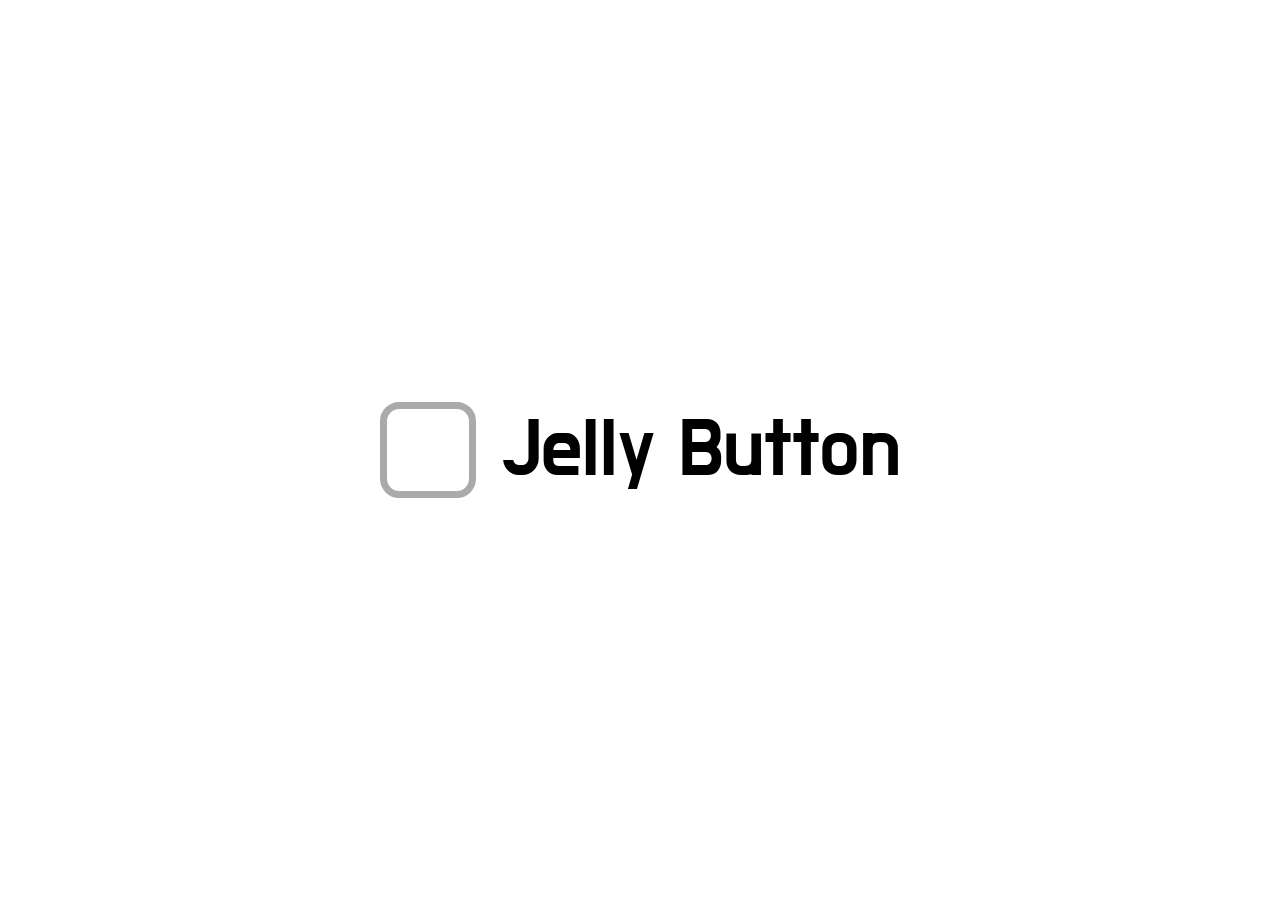
<file: Jelly_Button/index.html>
<!DOCTYPE html>
<html lang="en">
<head>
    <link href='https://fonts.googleapis.com/css2?family=Do+Hyeon&display=swap' rel='stylesheet'>
    <meta charset="UTF-8">
    <meta http-equiv="X-UA-Compatible" content="IE=edge">
    <meta name="viewport" content="width=device-width, initial-scale=1.0">
    <title>Document</title>
    <link rel="stylesheet" href="style.css">
</head>
<body>
    <input id="switch"type="checkbox">

    <div class="container">
        <label for="switch" class="checkbox">
            <span class="icon"></span>
            <span class="text">Jelly Button</span>
        </label>
    </div>
</body>
</html>
</file>
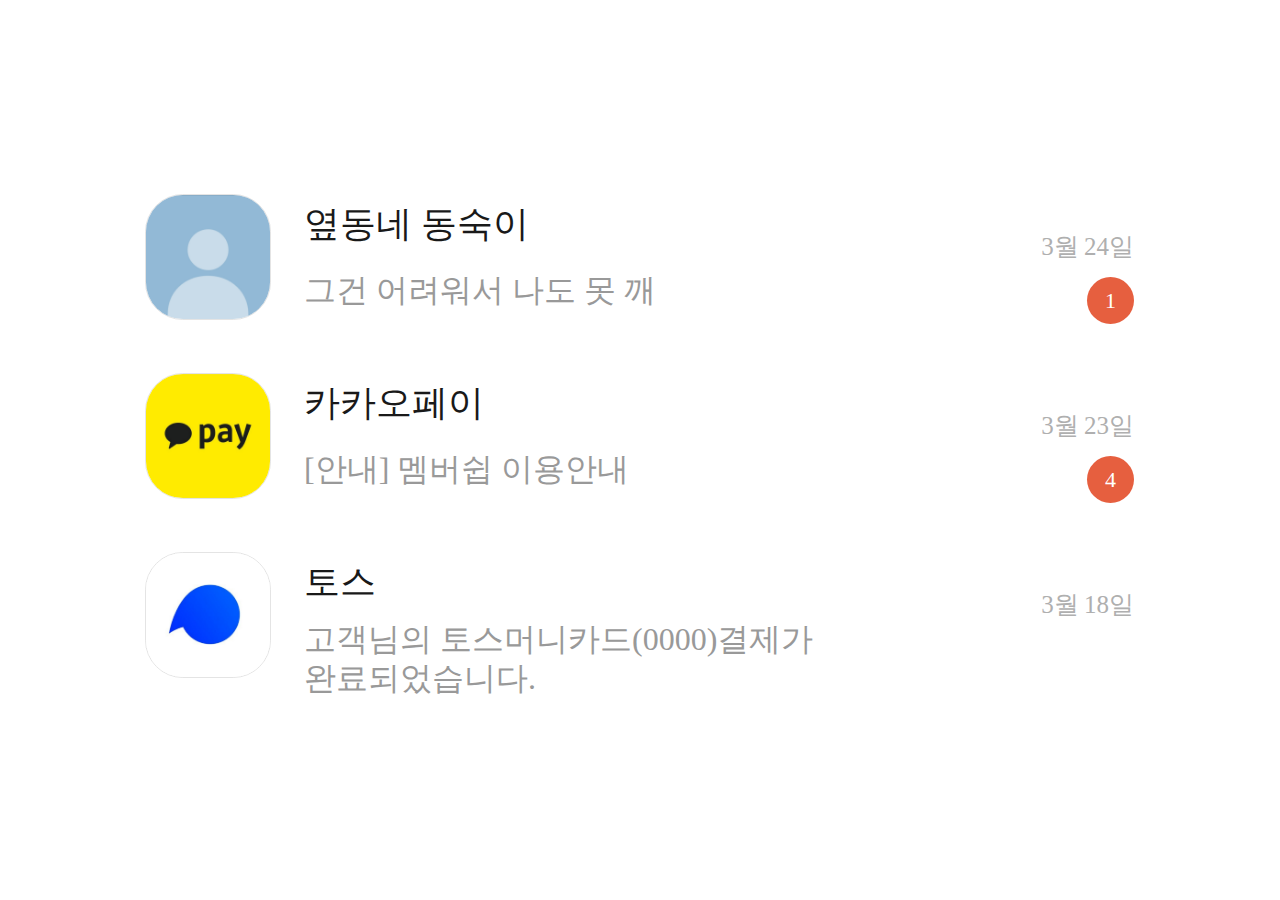
<file: KakaoTalk Create Chat List Object/index.html>
<!DOCTYPE html>
<html lang="en">
<head>
    <meta charset="UTF-8">
    <meta http-equiv="X-UA-Compatible" content="IE=edge">
    <meta name="viewport" content="width=device-width, initial-scale=1.0">
    <title>Document</title>
    <link rel="stylesheet" href="style.css">
</head>
<body>

    <!-- <div class="container">
        <div class="icon">
            <img src="samsung profile img.jpg" alt="profile_img">
        </div>
        <div class="white_space"></div>
        <div class="contents">
            <header>삼성전자서비스</header>
            <div class="flex_box">
<p class="message">안녕하십니까?
03월 18일 고객님의 스마트폰 제품을 점검한 모바일천안센터 이성중 엔지니어입니다.
수리 후 제품은 잘 사용하고 계시는지 안부 연락 드렸습니다.
고객님께 보다 나은 서비스를 제공할 수 있도록 더욱 노력하겠습니다.
추가 문의사항이 있으시면 아래 전화 또는 홈페이지를 통해연락 주시기 바랍니다.
▶ 전화 : 1588-3366
▶홈페이지 : www.3366.co.kr
</p>
            </div>
        </div>
        <div class="white_space"></div>
        <div class="etc">
            <span class="date_time">3월 23일</span>
            <div class="alert">1</div>
        </div>
    </div> -->

    <script src="script.js"></script>
</body>
</html>
</file>
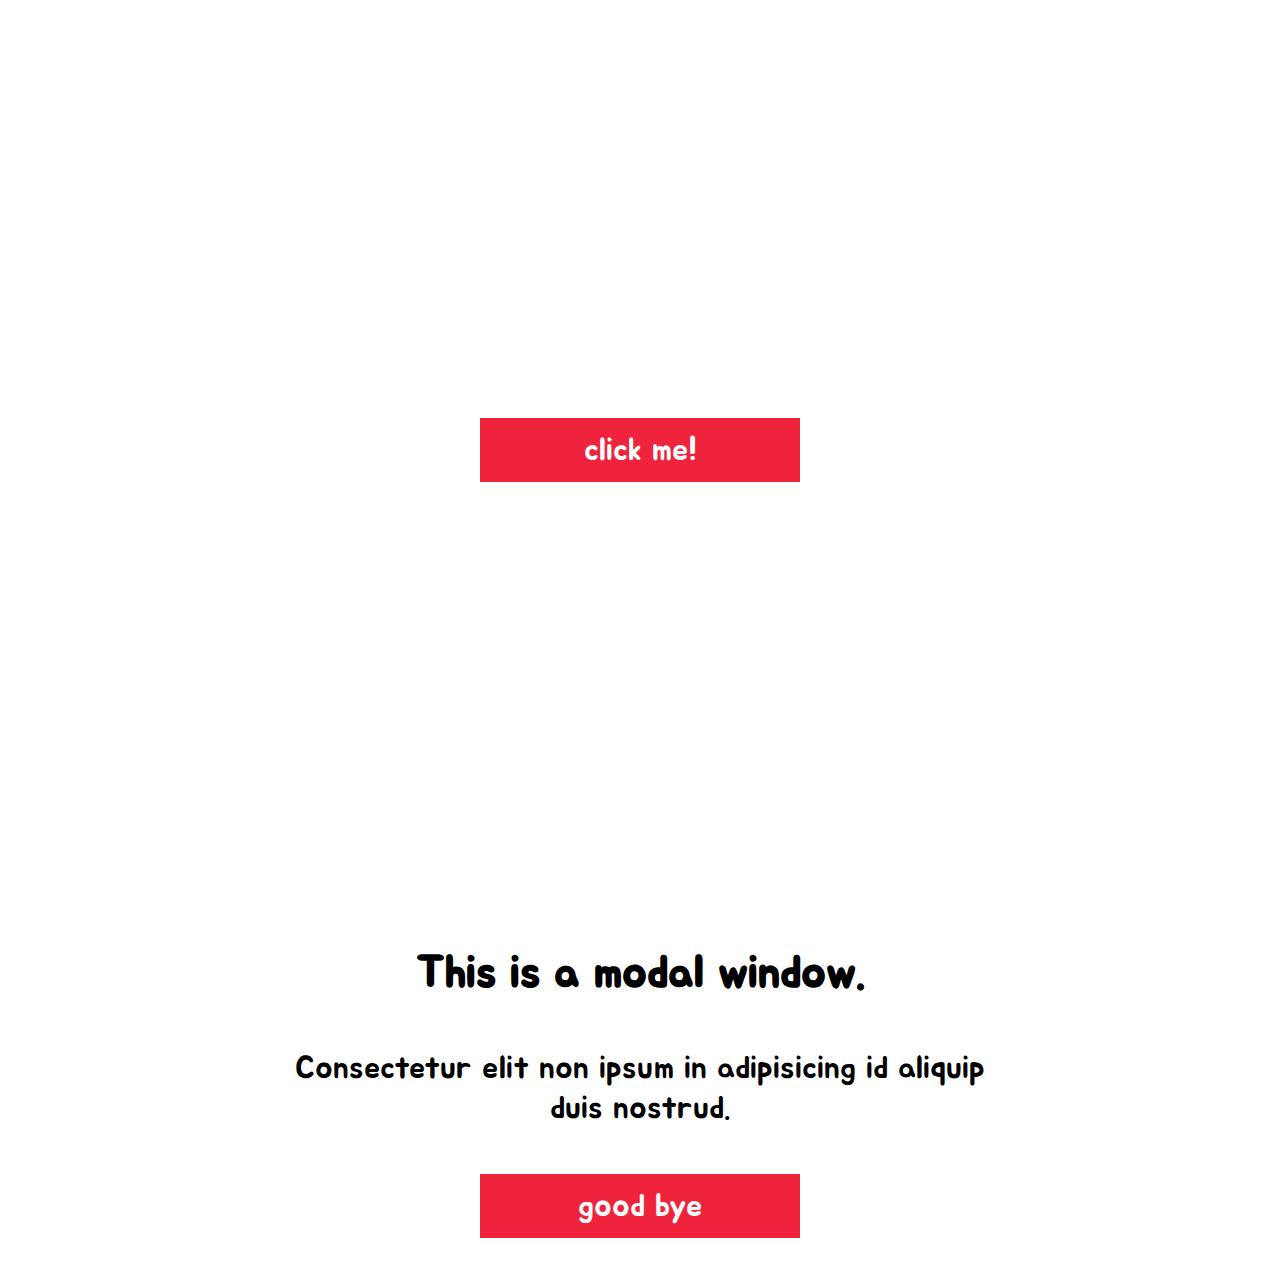
<file: modal_window/index.html>
<!DOCTYPE html>
<html lang="en">
<head>
    <link rel="preconnect" href="https://fonts.gstatic.com">
<link href="https://fonts.googleapis.com/css2?family=Jua&display=swap" rel="stylesheet">
    <meta charset="UTF-8">
    <meta name="viewport" content="width=device-width, initial-scale=1.0">
    <title>Document</title>
    <link rel="stylesheet" href="style.css">
</head>
<body>
    <script>
    </script>

    <input type="checkbox" id="modal_switch">
    <label for="modal_switch">click me!</label>

    <div class="modal_bundle">
        <div class="modal_window">
                <div class="title">This is a modal window.</div>
                <div class="content">Consectetur elit non ipsum in adipisicing id aliquip duis nostrud.</div>
                
                <label for="modal_switch">good bye</label>
        </div>
        <label class="dark_curtain" for="modal_switch"></label>
    </div>
</body>
</html>
</file>
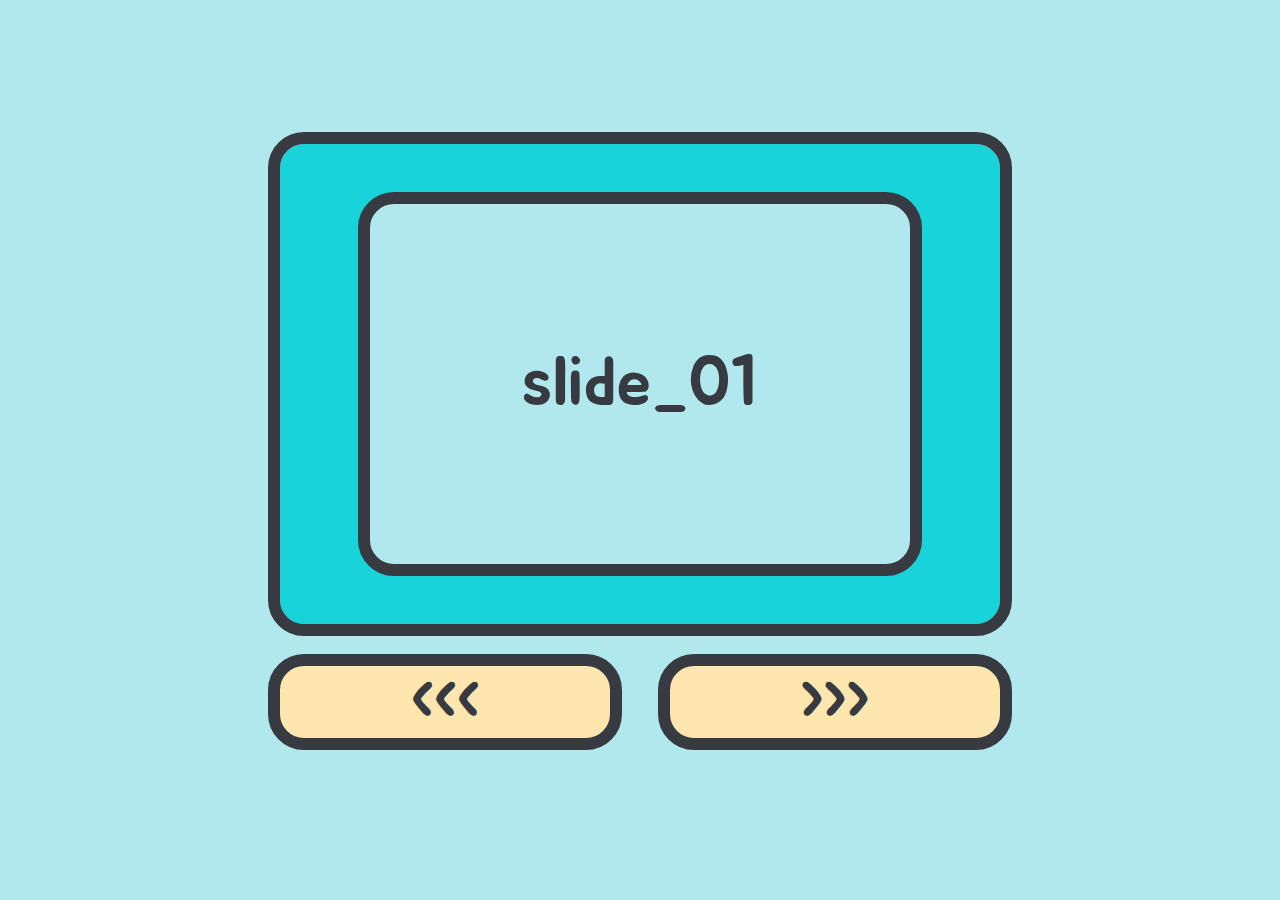
<file: slider_example/index.html>
<!DOCTYPE html>
<html lang="ko">
<head>
    <link href="https://fonts.googleapis.com/css2?family=Jua&display=swap" rel="stylesheet">
    <meta charset="UTF-8">
    <meta name="viewport" content="width=device-width, initial-scale=1.0">
    <title>Document</title>
    <link rel="stylesheet" href="style.css">
</head>
<body>
    <script>
    </script>
    
    <input type="radio" name="toggle" id="toggle_01" checked>
    <input type="radio" name="toggle" id="toggle_02">
    <input type="radio" name="toggle" id="toggle_03">

    <div class="frame">
        <div class="reset">
            <div class="flex">
                <div class="white_space">
                    <div class="slide">
                        slide_01
                    </div>
                </div>
                <div class="white_space">
                    <div class="slide">
                        slide_02
                    </div>
                </div>
                <div class="white_space">
                    <div class="slide">
                        slide_03
                    </div>
                </div>
            </div>
        </div>
    </div>

    <div class="button_layout">
        <label for="toggle_03" class="btn btn_01 left"><<<</label>
        <label for="toggle_02" class="btn btn_02 right">>>></label>
        <label for="toggle_01" class="btn btn_03 left"><<<</label>
        <label for="toggle_03" class="btn btn_04 right">>>></label>
        <label for="toggle_02" class="btn btn_05 left"><<<</label>
        <label for="toggle_01" class="btn btn_06 right">>>></label>
    </div>
</body>
</html>
</file>
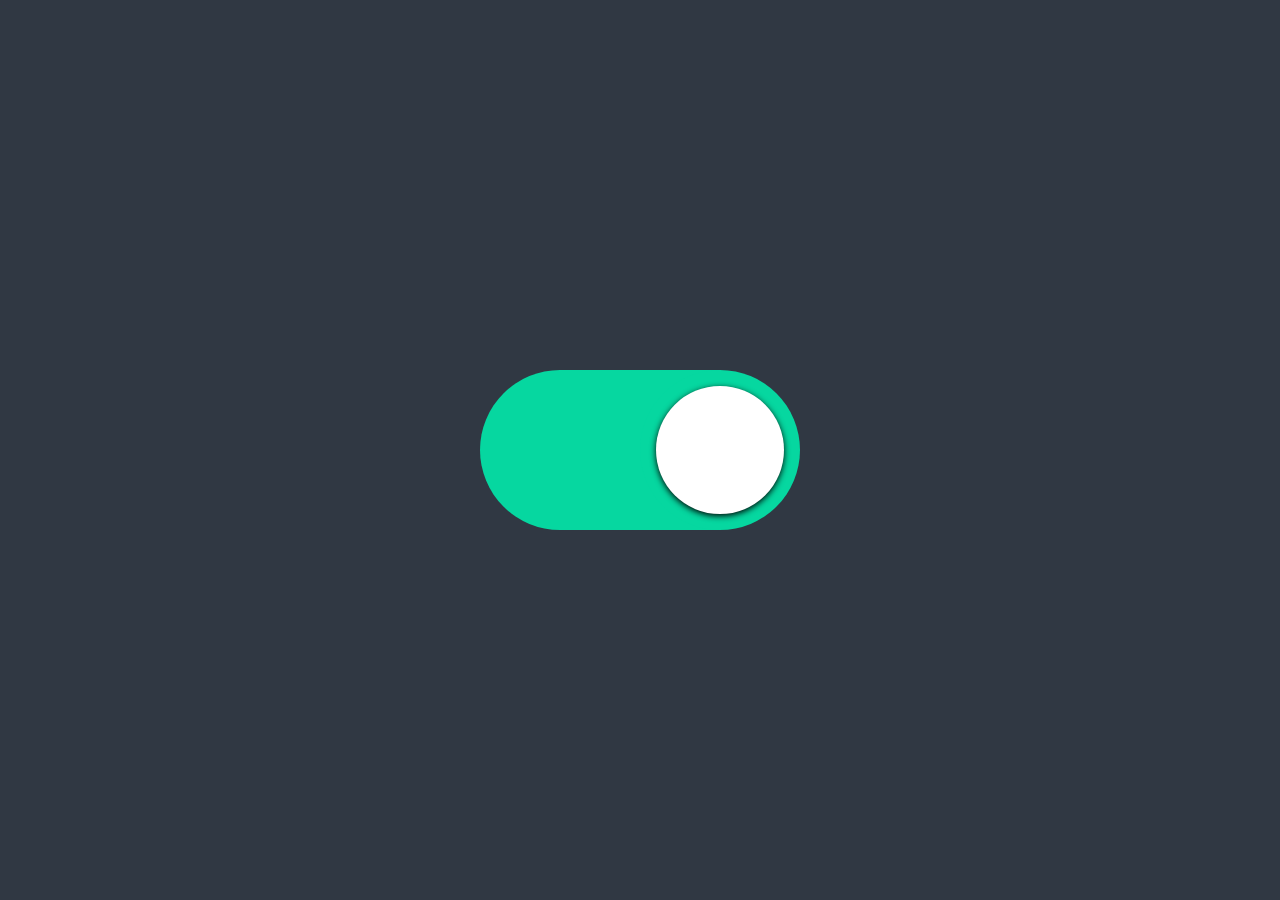
<file: toggle_button/index.html>
<!DOCTYPE html>
<html lang="en">
<head>
    <meta charset="UTF-8">
    <meta name="viewport" content="width=device-width, initial-scale=1.0">
    <title>Document</title>
    <link rel="stylesheet" href="style.css">
</head>
<body>
    <input type="checkbox" name="" id="toggle_switch" checked>

        <label for="toggle_switch" class="toggle_btn left"></label>
        <label for="toggle_switch" class="toggle_btn center">
            <label for="toggle_switch" class="dot"></label>
        </label>
        <label for="toggle_switch" class="toggle_btn right"></label>

</body>
</html>
</file>
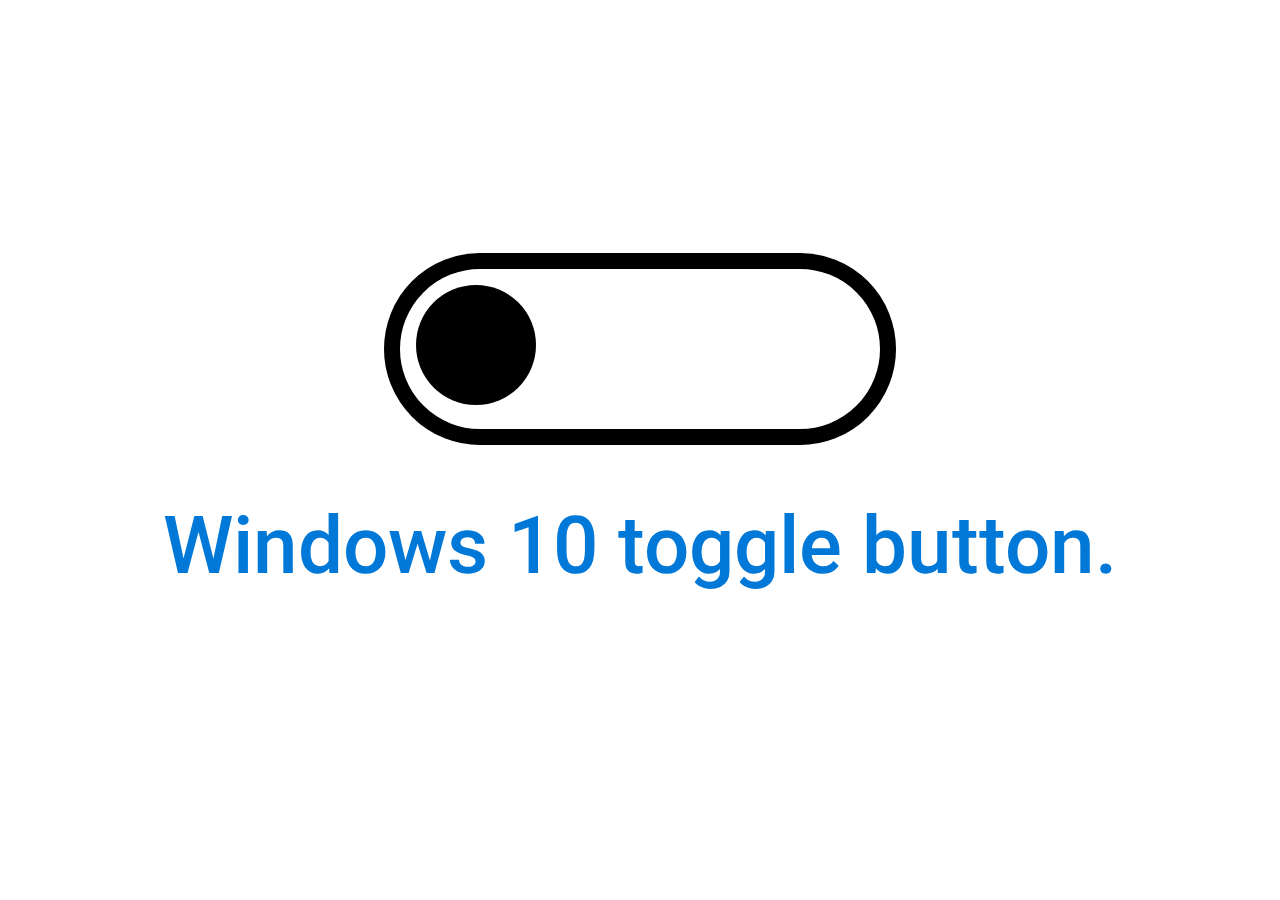
<file: windows10_toggle/index.html>
<!DOCTYPE html>
<html lang="en">
<head>
    <link href="https://fonts.googleapis.com/css2?family=Roboto:wght@500;700&display=swap" rel="stylesheet">
    <meta charset="UTF-8">
    <meta name="viewport" content="width=device-width, initial-scale=1.0">
    <title>Document</title>
    <link rel="stylesheet" href="style.css">
</head>
<body>
    <input type="checkbox" id="toggle">
    <label for="toggle">
        <div class="dot"></div>
    </label>
    <h1>Windows 10 toggle button.</h1>
</body>
</html>
</file>
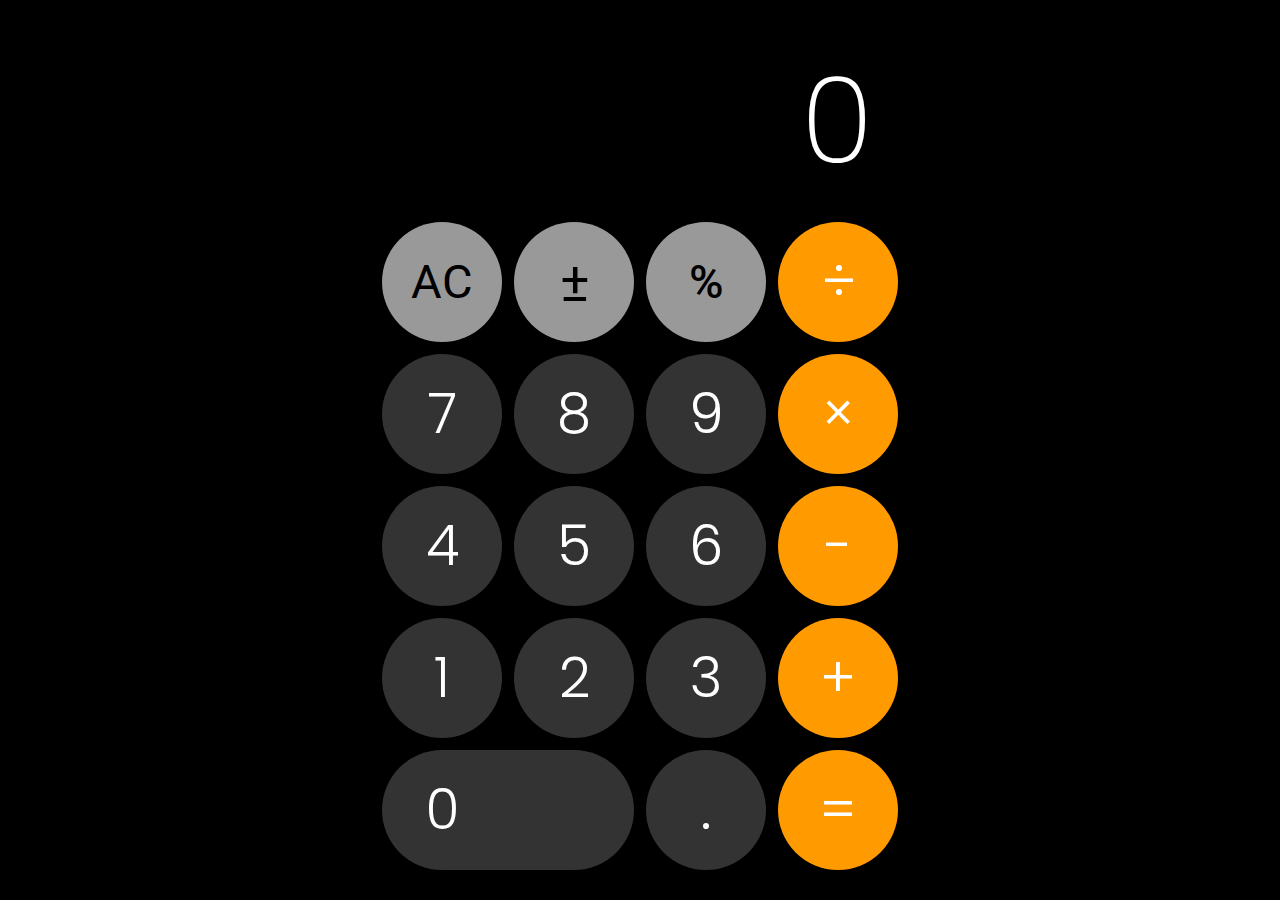
<file: ios calculator/calculator.html>
<!-- 
    참조 :: https://www.youtube.com/watch?v=BuZtAqk5LIY&t=203s
 -->
 <!DOCTYPE html>
 <html lang="en">
 <head>
    <link rel="preconnect" href="https://fonts.gstatic.com">
    <link href="https://fonts.googleapis.com/css2?family=Poppins:wght@200;300;400&display=swap" rel="stylesheet">   
    <link href="https://fonts.googleapis.com/css2?family=Roboto:wght@400;500&display=swap" rel="stylesheet">
     <meta charset="UTF-8">
     <meta name="viewport" content="width=device-width, initial-scale=1.0">
     <title>Document</title>
     <link rel="stylesheet" href="style.css">
 </head>
 <body>
     <div class="container">
         <div class="calculator">
             <!-- row_01 -->
             <div id = "value">0</div>

             <!-- row_02 -->
             <div class="span light_bg small_typo">AC</div>
             <div class="span light_bg">±</div>
             <div class="span light_bg small_typo bold_typo">%</div>
             <div class="span yello_bg">÷</div>

             <!-- row_03 -->
             <div class="span">7</div>
             <div class="span">8</div>
             <div class="span">9</div>
             <div class="span yello_bg">×</div>

             <!-- row_04 -->
             <div class="span">4</div>
             <div class="span">5</div>
             <div class="span">6</div>
             <div class="span yello_bg">-</div>

             <!-- row_05 -->
             <div id = "one" class="span">1</div>
             <div class="span">2</div>
             <div class="span">3</div>
             <div id = "plus" class="span yello_bg">+</div>

             <!-- row_06 -->
             <div class="span zero">0</div>
             <div class="span">.</div>
             <div id = "equal" class="span yello_bg">=</div>
         </div>
     </div>
     <script src="script.js"></script>
 </body>
 </html>
</file>
<file: Jelly_Button/style.css>
*{font-family: 'Do Hyeon', sans-serif;}
html{ font-size: 4.8px;}
body{
    margin: 0;
    height: 100vh;
    display: flex;
    justify-content: center;
    align-items: center;
    overflow: hidden;
}
.container{
    display: flex;
    flex-direction: column;
}
input{
    display: none;
}
.text{
    font-size: 17rem;
    margin-left: 5rem;
}
.checkbox span{
    display: inline-block;
    vertical-align: middle;
    cursor: pointer;
    margin: 2.5rem;
}
.icon{
    position: relative; 
    width: 17rem;
    height: 17rem;
    border: 1.6rem solid #aaa;
    border-radius: 4rem;
    transition: background 0.3s ease;
}

input:checked ~ .container > .checkbox > .icon {
    border-color: transparent;
    background-color: #ff1616;
    animation: jelly 0.6s ease;
}

.icon::after{
    content: '';
    position: absolute;
    width: 5rem;
    height: 11rem;
    border: 2rem solid #ffffff;
    border-top: 0;
    border-left: 0;
    top: 1rem;
    left: 5rem;
    transition: all .6s ease;
    transform: rotate(45deg) scale(1);
    opacity: 0;
}
input:checked ~ .container > .checkbox > .icon::after {
    opacity: 1; 
}

@keyframes jelly{
    from{ transform: scale(1,1);}
    30%{ transform: scale(1.25,0.75 );}
    40%{ transform: scale(0.75,1.25);}
    50%{ transform: scale(1.15,0.85);}
    65%{ transform: scale(0.85,1.15);}
    75%{ transform: scale(1.05,0.95);}
    to{ transform: scale(0.95,1.05);}
}
</file>
<file: KakaoTalk Create Chat List Object/style.css>
*{
    margin: 0px;
    padding: 0px;
    box-sizing: border-box;
}
body{
    height: 100vh;
    display: flex;
    flex-direction: column;
    justify-content: center;
    align-items: center;
    background-color: #ffffff;
}
.container{
    width: 1080px;
    height: 179px;
    padding: 12px 45px 20px 45px;
    display: grid;
    grid-template-columns: 126px 33px 600px 130px 100px;
    grid-template-rows: 147px;
    background-color: #ffffff;
    cursor: pointer;
}
.icon > img{
    width: 126px;
    height: 126px;
    border: 1px solid #e4e4e4;
    border-radius: 30%;
}
.contents > header{
    margin-top: 12px;
    font-size: 36px;
    line-height: 36px;
    color: #191919;
}
.contents > .flex_box{
    margin-top: 20px;
    display: flex;
    height: 79px;
    flex-direction: column;
    justify-content: center;
}
.contents > .flex_box > .message{
    font-size: 32px;
    line-height: 39.5px;
    overflow: hidden;
    color: #999999;
    /* white-space: nowrap;
    text-overflow: ellipsis; */
    word-break: keep-all;
}
.etc{
    text-align: right;
}
.etc > .date_time{
    display: inline-block;
    margin-top: 40px;
    font-size: 25px;
    line-height: 25px;
    color: #afafaf;
    letter-spacing: px;
    word-spacing: -1px;
}
.alert{
    display: inline-block;
    margin-top: 18px;
    width: 47px;
    height: 47px;
    line-height: 47px;
    background-color: #e65f3f;
    border-radius: 50%;
    color: #fff;
    text-align: center;
    font-size: 22px;
}
</file>
<file: modal_window/style.css>
*{
    font-family: 'Jua', sans-serif;
    font-size: 32px;
}
body{
    position: relative;
    display: flex;
    justify-content: center;
    align-items: center;
    margin: 0;
    height: 100vh;
    overflow: hidden;
}
input{
    display: none;
}
/* 박스형태 공통 */
label:not(.dark_curtain) , .modal_window{
    text-align: center;
}
/* 버튼형 라벨 */
label:not(.dark_curtain){
    background-color: #ef233c;
    color: #fff;
    width: 10rem;
    height: 2rem;
    line-height: 2rem;
    display: block;

}
/* 모달 번들 가운데 정렬 */
.modal_bundle{
    position: absolute;
    width: 0;
    height: 0;
}

/* 모달 윈도우 */
.modal_window{
    /* 위치 */
    position: absolute;
    width: 24rem;
    height: 12rem;
    background-color: #fff;
    transform: translate(-50% , -50%);
    z-index: 3;

    /* 초기상태 */
    margin-top: calc(50vh + 6rem);

    /* 내부요소정렬 */
    display: flex;
    flex-direction: column;
    justify-content: space-evenly;
    align-items: center;
}
.modal_window > .title{
    font-size: 1.4rem;
    font-weight: 600;
}
.modal_window > .content{
    margin : 0 1rem;
}
/* 클릭 시 , 위로 올라오게 */
#modal_switch:checked  ~ .modal_bundle > .modal_window{
    margin-top: 0;
}

/* 암막 */
.dark_curtain{
    position: absolute;
    display: block;
    width: 100vw;
    height: 100vh;
    transform: translate(-50% , -50%);
    opacity: 0;
    background-color: #000;
    z-index: -1;
}
#modal_switch:checked ~ .modal_bundle > .dark_curtain{
    opacity: 0.5;
    z-index: 2;
}
/* 트랜지션 */
.modal_window , .dark_curtain{
    transition: all .35s;
}
</file>
<file: slider_example/style.css>
html{
    display: flex;
    justify-content: center;
    align-items: center;
    width: 100vw;
    height: 100vh;
    background-color: #b1e8ed;
}
body{
    margin: 0;
    overflow: hidden;
}
input{
    display: none;
}
.frame{
    position: relative;
    width: 720px;
    height: 480px;
    border: 12px solid #373a40;
    border-radius: 36px;
    overflow: hidden;
}
.reset{
    position: relative;
    z-index: -1;
    /* margin-top: 100%; */
}
.flex{
    position: absolute;
    display: flex;
    top: 0;
    left: 0px;
    transition: all .35s;
    background-color: #19d3da;
}
input[id="toggle_01"]:checked ~ .frame > .reset > .flex{ left: calc(-0*720px - 0*24px); }
input[id="toggle_02"]:checked ~ .frame > .reset > .flex{ left: calc(-1*720px - 1*24px); }
input[id="toggle_03"]:checked ~ .frame > .reset > .flex{ left: calc(-2*720px - 2*24px); }

input[id="seperate"]:checked ~ .frame > .reset > .flex{ top: 720px; }

.white_space{
    position: relative;
    width: 720px;
    height: 480px;
    margin-right: 24px;
}
.slide{
    position: absolute;
    top : 50%;
    left:50%;
    transform: translate(-50% , -50%);
    width: 540px;
    height: 360px;
    background-color: #b1e8ed;
    color: #373a40;
    border: 12px solid #373a40;
    border-radius: 36px;
    text-align: center;
    line-height: 360px;
    font-family: 'Jua', sans-serif;
    font-size: 4.4rem;
    transition: all .35s;
    /* margin-top: 100%; */
}
input[id="seperate"]:checked ~ .frame > .reset > .flex  .slide{top :720px;}

.button_layout{
    display: flex;
    justify-content: space-between;
    width: 744px;
    margin: 18px 0px;
}
.btn{
    width: 330px;
    height: 72px;
    border: 12px solid #373a40;
    color: #373a40;
    background-color: #ffe5ae;
    border-radius: 36px;
    display: none;
    font-size: 2.6rem;
    text-align: center;
    line-height: 72px;
    font-family: 'Jua', sans-serif;
    font-weight: bold;
}

input[id="toggle_01"]:checked ~ .button_layout > .btn_01{display: block;}
input[id="toggle_01"]:checked ~ .button_layout > .btn_02{display: block;}
input[id="toggle_02"]:checked ~ .button_layout > .btn_03{display: block;}
input[id="toggle_02"]:checked ~ .button_layout > .btn_04{display: block;}
input[id="toggle_03"]:checked ~ .button_layout > .btn_05{display: block;}
input[id="toggle_03"]:checked ~ .button_layout > .btn_06{display: block;}

#sep_btn{
    display: block;
    border: 12px solid #373a40;
    border-radius: 36px;
    margin-bottom: 18px;
    width: 720px;
    height: 72px;
    text-align: center;
    line-height: 96px;
    font-family: 'Jua', sans-serif;
    font-size: 4.4rem;
    color: #373a40;
    background-color: #f5a8a8;
}
</file>
<file: toggle_button/style.css>
body{
    background-color: #303843;
    margin: 0;
    height: 100vh;
    display: flex;
    justify-content: center;
    align-items: center;
    z-index: 0;
}
input{
    display: none;
}
label{
    display: block;
}
.left{
    border-radius: 100%;
    margin-right: -80px;

}
.toggle_btn{
    
    width: 160px;
    height: 160px;
    background-color: #f04770;
    transition: all .35s;
}
.right{
    border-radius: 100%;
    margin-left: -80px;
    z-index: 1;
}
.dot{
    width: 128px;
    height: 128px;
    background-color: #ffffff;
    border-radius: 100%;
    position: relative;
    top: 50%;
    left: 0%;
    transform: translate(-50% , -50%);
    transition: all .35s;
    box-shadow: 0 2px 6px;
    z-index: 2;
}
input[id="toggle_switch"]:checked ~ .center > .dot { left : 100%; }
input[id="toggle_switch"]:checked ~ .toggle_btn {background-color: #06d7a0;}
</file>
<file: windows10_toggle/style.css>
html{
    font-size: 10px;
}
body{
    display: flex;
    justify-content: center;
    align-items: center;
    flex-direction: column;
    margin: 0;
    height: 100vh;
}
h1{
    font-size: 8rem;
    color: #0078d7;
    /* margin-bottom: 16rem; */
    font-family: 'Roboto', sans-serif;
    font-weight: 500;
}
input{
    display: none;
}
label{
    position: relative;
    display: block;
    width: 480px;
    height: 160px;
    border: 16px solid black;
    border-radius: 100px;
    z-index: 1;
    transition: all .20s;
}
label:hover{
    box-shadow: 0px 0px 30px 24px rgba(0,120,215,0.6);
}
label::before{
    padding: 0;
    content: '';
    background-color: #0078d7;
    border: 16px solid #0078d7;
    border-radius: 100px;
    width: 0;
    height: 100%;
    position: absolute;
    top: -16px;
    left: -16px;
    transition: all .20s;
    opacity: 0;
    z-index: -1;
}
#toggle:checked + label::before{ 
    width: 480px;
    opacity: 2;
}
.dot{
    margin: 16px 16px;
    transition: all .20s;
    width: 120px;
    height: 120px;
    background-color: black;
    border-radius: 50%;
    z-index: 3;
}
#toggle:checked + label > .dot{
    margin: 16px 344px;
    background-color: white;
}
</file>
<file: ios calculator/style.css>
*{
    font-family: 'Poppins', sans-serif;
    font-size: 55px;
    font-weight: 300;
    color: #fff;
    background-color: #000;
 }
 body{
     display: flex;;
     align-items: center;;
     justify-content: center;;
     height: 100vh;
     margin: 0;
 }
 .calculator{
    display: grid;
    grid-template-columns: 120px 120px 120px 120px;
    grid-template-rows: 180px 120px 120px 120px 120px 120px;
    grid-gap: 12px;
 }
 .span{
     /* background-color: cadetblue; */
     background-color: #333;
     text-align: center;
     line-height: 120px;
     border-radius: 60px;
 }
 #value{
     grid-column: 1/5;
     text-align: right;
     padding: 0 25px;
     font-size: 120px;
     line-height: 180px;
     font-weight: 200;
 }
 #plus{
    grid-column: 4/5;
 }


 .light_bg{
     background-color: #999;
     color: #000;
     font-family: 'Roboto', sans-serif;
     font-weight: 400;
 }
 .yello_bg{
     background-color: #ff9a00;
 }
 .small_typo{
     font-size: 0.85rem;
 }
 .bold_typo{
     font-weight: 500;
 }
 .zero{
     grid-column: 1/3;
     text-align: left;
     padding: 0 43px;
 }
</file>
